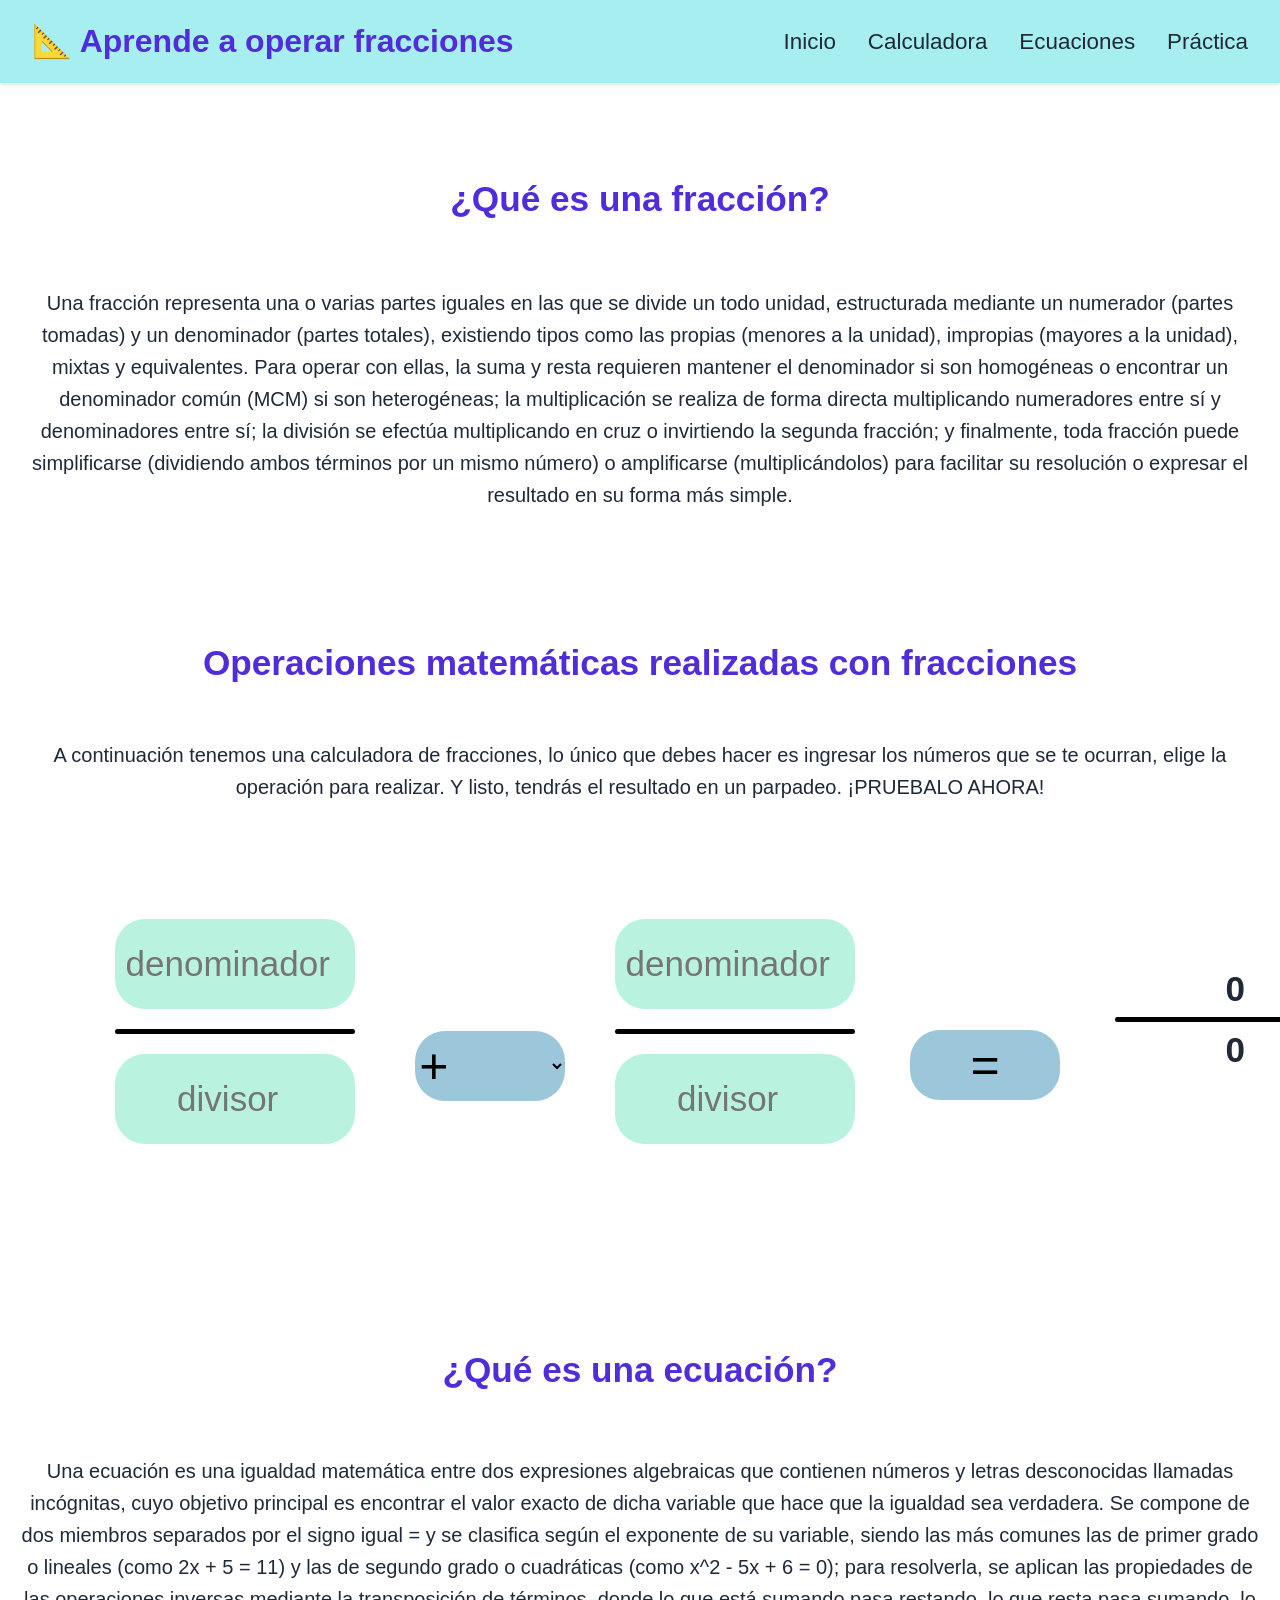
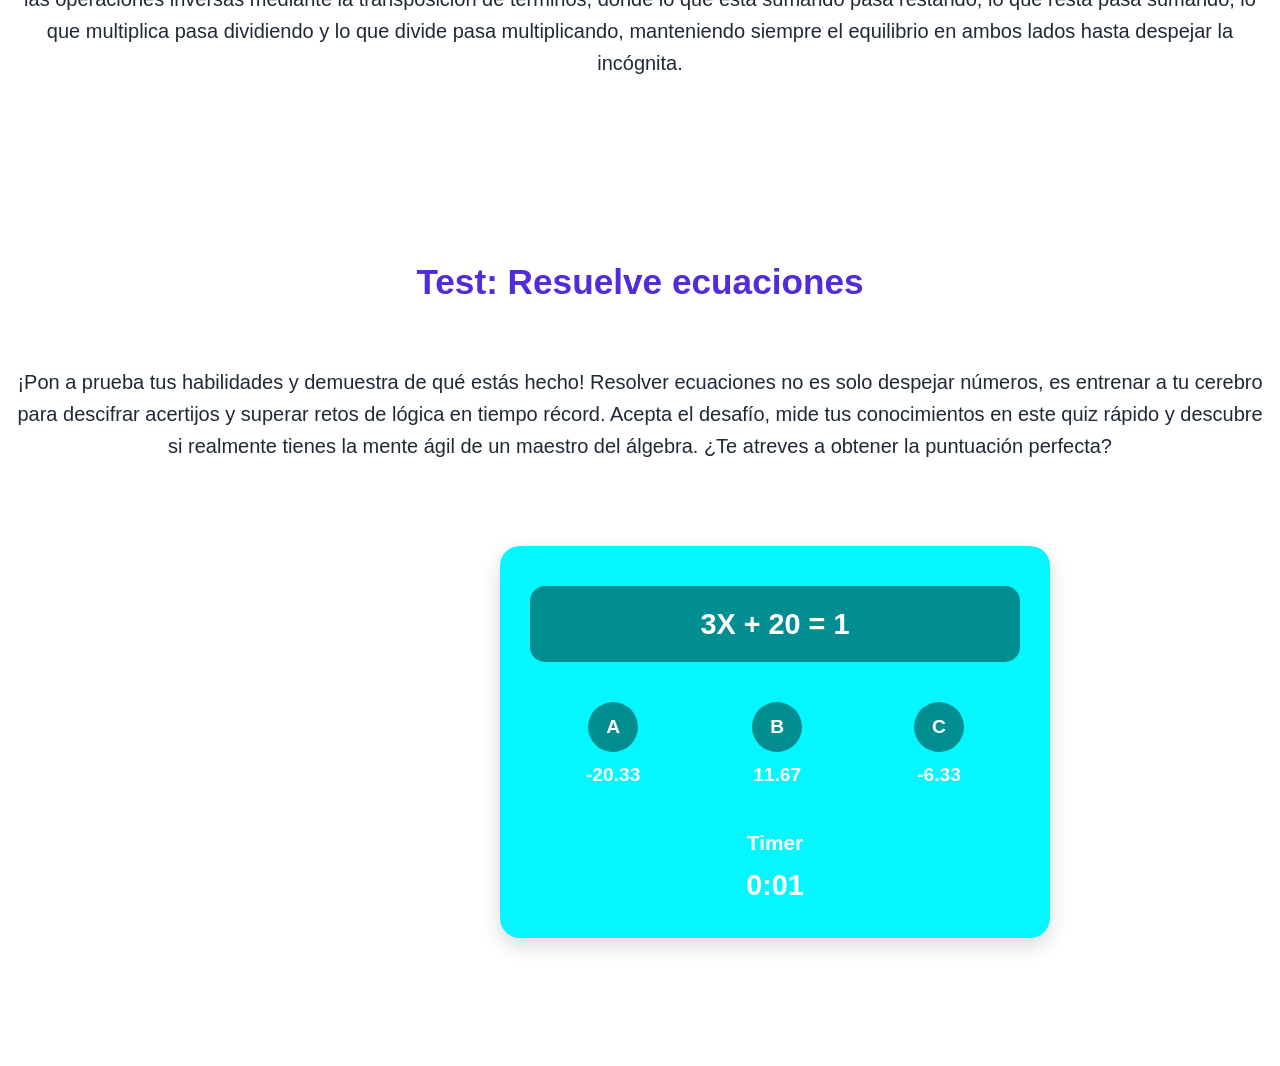
<file: index.html>
<!DOCTYPE html>
<html lang="es">
<head>
  <meta charset="UTF-8">
  <meta name="viewport" content="width=device-width, initial-scale=1.0">
  <title>Mundo Fracciones</title>
  <link rel="stylesheet" href="styles.css">
  <script src="functionsG.js"></script>
</head>
<body>

  <nav class="navbar">
    <div class="logo">📐 Aprende a operar fracciones</div>
    <ul class="nav-links">
      <li><a href="#linked">Inicio</a></li>
      <li><a href="#linked2">Calculadora</a></li>
      <li><a href="#linked3">Ecuaciones</a></li>
      <li><a href="#linked4">Práctica</a></li>
    </ul>
  </nav>
  <div id="linked"></div>
  <header id="inicio" class="hero">
    <h1>¿Qué es una fracción?</h1><br><br>
    <p>Una fracción representa una o varias partes iguales en las que se divide un todo unidad, 
      estructurada mediante un numerador (partes tomadas) y un denominador (partes totales), 
      existiendo tipos como las propias (menores a la unidad), impropias (mayores a la unidad),
      mixtas y equivalentes. Para operar con ellas, la suma y resta requieren 
      mantener el denominador si son homogéneas o encontrar un denominador común 
      (MCM) si son heterogéneas; la multiplicación se realiza de forma directa multiplicando 
      numeradores entre sí y denominadores entre sí; la división se efectúa multiplicando 
      en cruz o invirtiendo la segunda fracción; y finalmente, toda fracción puede 
      simplificarse (dividiendo ambos términos por un mismo número) o amplificarse 
      (multiplicándolos) para facilitar su resolución o expresar el resultado en su forma más simple.</p>
  </header>


  <div id="linked2"></div>
  <main class="container">
    <nav id="content">
      <h1 id="title">Operaciones matemáticas realizadas con fracciones</h1> 
      <p>A continuación tenemos una calculadora de fracciones,
        lo único que debes hacer es ingresar los números que se te ocurran,
        elige la operación para realizar. Y listo, tendrás el resultado en
        un parpadeo. ¡PRUEBALO AHORA!
      </p>

      <div class="fraction-builder">
        <div id="container">
    <div id="op-1">
        <input type="number" id="deno1" placeholder="denominador">
        <nav id="bar1"></nav>
        <input type="number" id="divi1" placeholder="divisor">
    </div>

    <nav id="operation">
        <select id="operators"><center>
            <option value="sum">+</option>
            <option value="res">-</option>
            <option value="mul">*</option>
            <option value="div">/</option>
            </center>
        </select>
    </nav>

    <div id="op-2">
        <input type="number" id="deno2" placeholder="denominador">
        <nav id="bar2"></nav>
        <input type="number" id="divi2" placeholder="divisor">
    </div>

    <nav id="calculator"><center>
        <button onclick="calculate()" id="equal">=</button>
        </center>
    </nav>

    <aside id="result">
        <h1 id="res">0</h1>
        <nav id="bar3"></nav>
        <h1 id="res2">0</h1>
    </aside>
    </div>
      </div>
    </nav>
    <br><br>
    <div id="linked3"></div>
    <section id="ejercicios">
    <h1 id="ecuacion">¿Qué es una ecuación?</h1>
    <p>Una ecuación es una igualdad matemática entre dos expresiones 
      algebraicas que contienen números y letras desconocidas llamadas incógnitas, 
      cuyo objetivo principal es encontrar el valor exacto de dicha variable que hace 
      que la igualdad sea verdadera. Se compone de dos miembros separados por el signo igual 
      = y se clasifica según el exponente de su variable, 
      siendo las más comunes las de primer grado o lineales (como 2x + 5 = 11) y 
      las de segundo grado o cuadráticas (como x^2 - 5x + 6 = 0); para resolverla,
       se aplican las propiedades de las operaciones inversas mediante la transposición 
       de términos, donde lo que está sumando pasa restando, lo que resta pasa sumando, 
       lo que multiplica pasa dividiendo y lo que divide pasa multiplicando, 
       manteniendo siempre el equilibrio en ambos lados hasta despejar la incógnita.</p>

    <br><br>
    <div id="linked4"></div>
    <h1 id="quiz-op">Test: Resuelve ecuaciones</h1>
    <p>¡Pon a prueba tus habilidades y demuestra de qué estás hecho! 
      Resolver ecuaciones no es solo despejar números, es entrenar a tu cerebro para descifrar 
      acertijos y superar retos de lógica en tiempo récord. Acepta el desafío, 
      mide tus conocimientos en este quiz rápido y descubre si realmente tienes la mente 
      ágil de un maestro del álgebra. ¿Te atreves a obtener la puntuación perfecta?</p>

    <div class="card">
            <div class="equation-box">
                <h1 id="ecuation">29 + 63X = 8 + 41X</h1>
            </div>

            <div class="options-container">
                <div class="option">
                    <div class="circle" onclick="ValidarRespuesta(0)">A</div>
                    <span class="number"></span>
                </div>
                <div class="option">
                    <div class="circle" onclick="ValidarRespuesta(1)">B</div>
                    <span class="number"></span>
                </div>
                <div class="option">
                    <div class="circle" onclick="ValidarRespuesta(2)">C</div>
                    <span class="number"></span>
                </div>
            </div>

            <div class="timer-container">
                <div class="timer-title">Timer</div>
                <div class="timer-clock"><h1 id="timer">0:00</h1></div>
            </div>
        </div>
    </section>

  </main>
  <br><br><br><br><br>
</body>
</html>
</file>
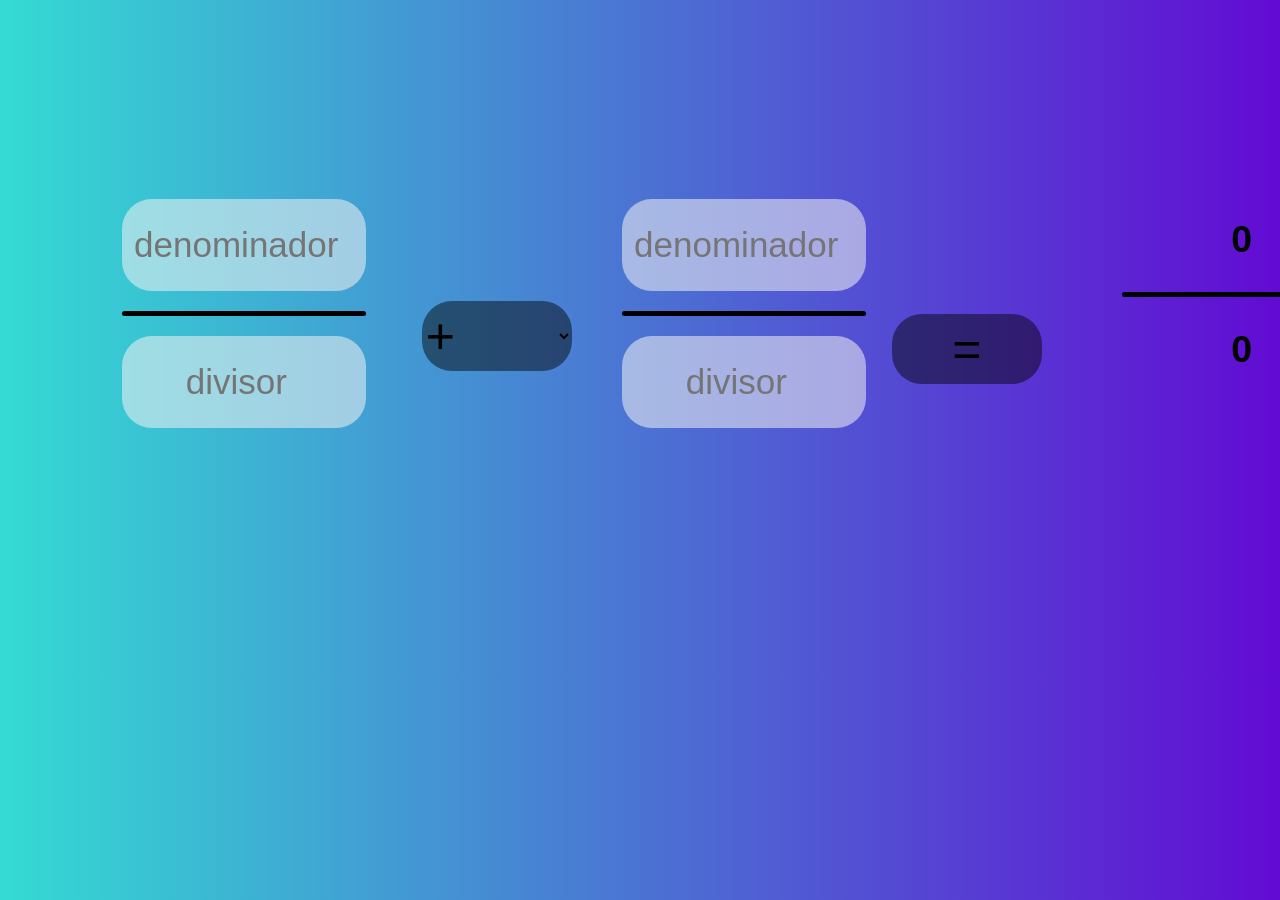
<file: calculadora fracciones/index.html>
<!DOCTYPE html>
<html lang="en">
<head>
    <meta charset="UTF-8">
    <meta name="viewport" content="width=device-width, initial-scale=1.0">
    <title>Operaciones jeje</title>
    <script src="functions.js"></script>
    <link rel="stylesheet" href="style.css">
</head>
<body>


<div id="container">
    <div id="op-1">
        <input type="number" id="deno1" placeholder="denominador">
        <nav id="bar1"></nav>
        <input type="number" id="divi1" placeholder="divisor">
    </div>

    <nav id="operation">
        <select id="operators"><center>
            <option value="sum">+</option>
            <option value="res">-</option>
            <option value="mul">*</option>
            <option value="div">/</option>
            </center>
        </select>
    </nav>

    <div id="op-2">
        <input type="number" id="deno2" placeholder="denominador">
        <nav id="bar2"></nav>
        <input type="number" id="divi2" placeholder="divisor">
    </div>

    <nav id="calculator"><center>
        <button onclick="calculate()" id="equal">=</button>
        </center>
    </nav>

    <aside id="result">
        <h1 id="res">0</h1>
        <nav id="bar3"></nav>
        <h1 id="res2">0</h1>
    </aside>
    </div>


</body>
</html>
</file>
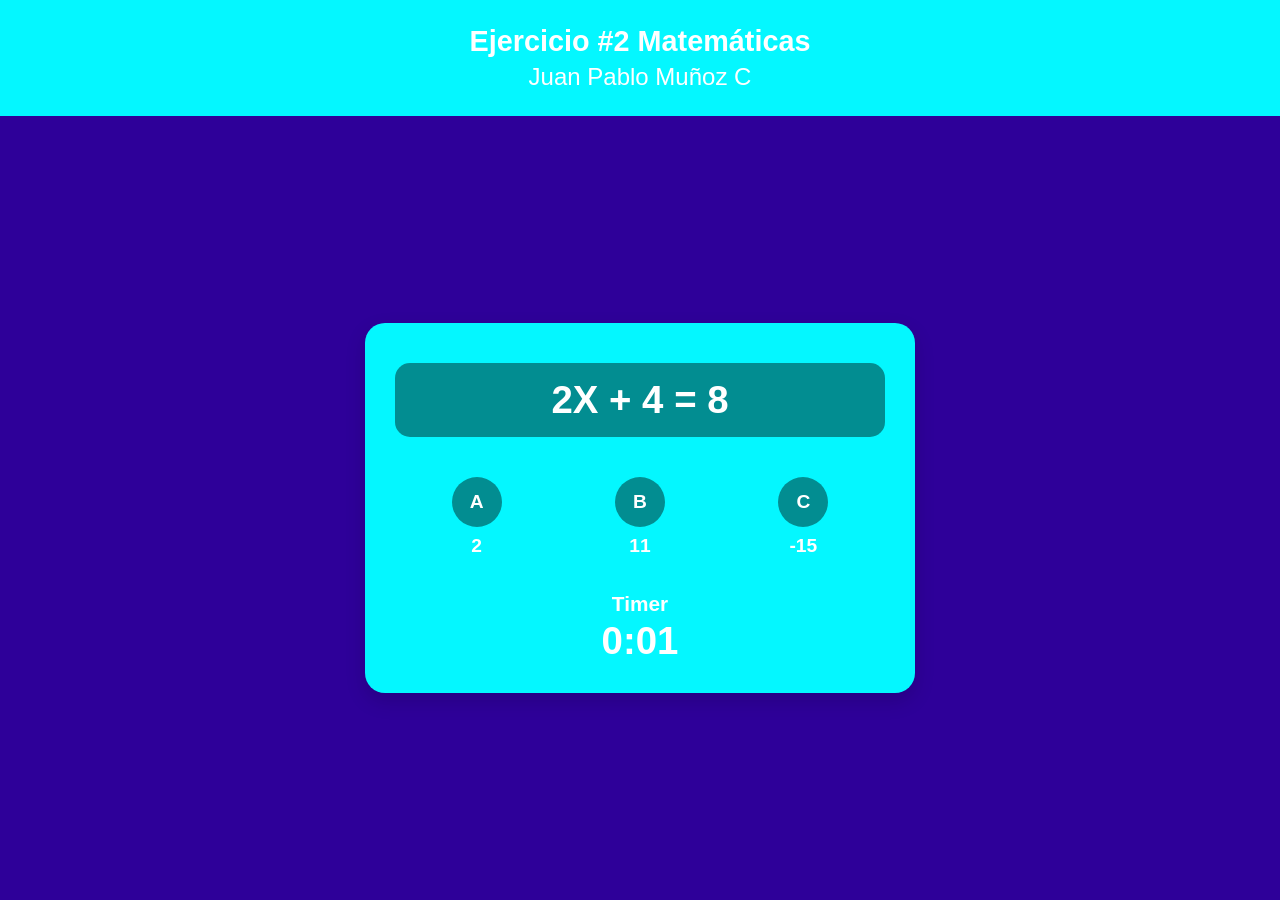
<file: ecuaciones ejercicio/index.html>
<!DOCTYPE html>
<html lang="en">
<head>
    <meta charset="UTF-8">
    <meta name="viewport" content="width=device-width, initial-scale=1.0">
    <link rel="stylesheet" href="style.css">
    <script src="functions2.js"></script>
    <title>Quiz jejeje</title>
</head>
<body>

    <header>
        <h1>Ejercicio #2 Matemáticas</h1>
        <h2>Juan Pablo Muñoz C</h2>
    </header>

    <main>
        <div class="card">
            <div class="equation-box">
                <h1 id="ecuation">29 + 63X = 8 + 41X</h1>
            </div>

            <div class="options-container">
                <div class="option">
                    <div class="circle" onclick="ValidarRespuesta(0)">A</div>
                    <span class="number"></span>
                </div>
                <div class="option">
                    <div class="circle" onclick="ValidarRespuesta(1)">B</div>
                    <span class="number"></span>
                </div>
                <div class="option">
                    <div class="circle" onclick="ValidarRespuesta(2)">C</div>
                    <span class="number"></span>
                </div>
            </div>

            <div class="timer-container">
                <div class="timer-title">Timer</div>
                <div class="timer-clock"><h1 id="timer">0:00</h1></div>
            </div>
        </div>
    </main>

</body>
</html>
</file>
<file: styles.css>
:root {
  --primary-color: #512cda;
  --primary-hover: #4338ca;
  --card-bg: #ffffff;
  --text-color: #1f2937;
  --border-color: #d1d5db;
}

#inicio p{
  font-size: 20px;
}

#linked{
    width:40px;
    height:40px;
}

#linked2{
    width:40px;
    height:100px;
}
#linked3{
    width:40px;
    height:100px;
}
#linked4{
    width:40px;
    height:100px;
}
* {
  box-sizing: border-box;
  margin: 0;
  padding: 0;
  font-family: 'Segoe UI', Tahoma, Geneva, Verdana, sans-serif;
}
#title{
  text-align:center;
  color:#512cda;
  font-size: 2.2rem;
}

#content p{
  text-align: center;
  padding: 3rem 1rem 1.5rem;
  font-size: 20px;
}
html {
  scroll-behavior: smooth;
}

body {
  background:linear-gradient();
  color: var(--text-color);
  line-height: 1.6;
}

/* Navegación */
.navbar {
  display: flex;
  justify-content: space-between;
  align-items: center;
  background-color: var(--card-bg);
  padding: 1rem 2rem;
  box-shadow: 0 2px 4px rgba(0, 0, 0, 0.1);
  position: sticky;
  top: 0;
  z-index: 100;
  background-color: #a7eef1;
}

.logo {
  font-size: 2rem;
  font-weight: bold;
  color: var(--primary-color);
}

.nav-links {
  display: flex;
  list-style: none;
  gap: 2rem;

}

.nav-links a {
  text-decoration: none;
  color: var(--text-color);
  font-weight: 500;
  transition: color 0.2s;
  font-size: 1.4rem;
}

.nav-links a:hover {
  color: var(--primary-color);
  text-decoration: underline;
}

/* Hero Section */
.hero {
  text-align: center;
  padding: 3rem 1rem 1.5rem;
}

.hero h1 {
  font-size: 2.2rem;
  color: var(--primary-color);
  margin-bottom: 0.5rem;
}

        .card {
            background-color: #04f7ff;
            border-radius: 20px;
            padding: 40px 30px 30px;
            width: 100%;
            max-width: 550px;
            box-shadow: 0 8px 20px rgba(0, 0, 0, 0.15);
            display: flex;
            flex-direction: column;
            align-items: center;
            margin-top:60px;
            margin-left:500px;
        }

        /* Caja de la ecuación */
        .equation-box {
            background-color: #0000006e;
            width: 100%;
            padding: 15px;
            border-radius: 15px;
            text-align: center;
            color: #ffffff;
            font-size: 1.2rem;
            font-weight: bold;
            margin-bottom: 40px;
        }

        /* Opciones de respuesta */
        .options-container {
            display: flex;
            justify-content: space-around;
            width: 100%;
            margin-bottom: 35px;
        }

        .option {
            display: flex;
            flex-direction: column;
            align-items: center;
            gap: 8px;
        }

        .circle {
            background-color: #0000006e;
            color: #ffffff;
            width: 50px;
            height: 50px;
            border-radius: 50%;
            display: flex;
            justify-content: center;
            align-items: center;
            font-size: 1.2rem;
            font-weight: bold;
            cursor: pointer;
            transition: transform 0.2s, background-color 0.2s;
        }

        .circle:hover {
            transform: scale(1.08);
            background-color: #3700ff;
        }

        .number {
            color: #ffffff;
            font-size: 1.2rem;
            font-weight: bold;
        }

        /* Temporizador */
        .timer-container {
            text-align: center;
            color: #ffffff;
            font-weight: bold;
        }

        .timer-title {
            font-size: 1.3rem;
            margin-bottom: 3px;
        }

        .timer-clock {
            font-size: 1.2rem;
        }

#container{
    display:grid;
    grid-template-rows: auto;
    height:600px;
    width:1200px;
    margin-top: 5%;
    margin-left: 9%;
}
#op-1{
    display:grid;
    grid-template-columns: 2fr;
    width:240px;
    gap:20px;
    position:absolute;
    margin-top:10%;
}
#op-2{
    position:absolute;
    margin-top:10%;
    margin-left:500px;
    width:240px;
    display:grid;
    grid-template-columns: 2fr;
    gap:20px;
}
input{
    width:240px;
    height:90px;
    border-radius: 30px;
    border:none;
    background-color: #80e9c68c;
    font-size: 35px;
    text-align: center;
}

#bar1{
    height:5px;
    background-color: black;
    width:100%;
    border-radius: 30px;
}

#bar2{
    height:5px;
    background-color: black;
    width:100%;
    border-radius: 30px;
}

#bar3{
    height:5px;
    background-color: black;
    width:100%;
    border-radius: 30px;
}



#operation{
    margin-top: 20%;
    margin-left: 300px;
}
#operators{
    width: 150px;
    height: 70px;
    font-size: 50px;
    border-radius: 30px;
    border:none;
    cursor: pointer;
    background-color: #2c88b077;
}

#calculator{
    margin-top: -18%;
    margin-left: 540px;

}
#equal{
    width: 150px;
    height: 70px;
    font-size: 50px;
    border-radius: 30px;
    border:none;
    cursor: pointer;
    background-color: #2c88b077;
}
#result{
    width:240px;
    position:absolute;
    margin-top: 170px;
    margin-left: 1000px;
    text-align: center;
    font-size: 30px;
}

.fraction-builder{
  margin-top:-100px;
  height:400px;
}

#ecuacion{
  font-size: 2.2rem;
  color: var(--primary-color);
  margin-bottom: 0.5rem;
  text-align:center;
  color:#512cda;
  font-size: 2.2rem;
}
#ejercicios p{
  text-align: center;
  padding: 3rem 1rem 1.5rem;
  font-size: 20px;
}

#quiz-op{
  font-size: 2.2rem;
  color: var(--primary-color);
  margin-bottom: 0.5rem;
  text-align:center;
  color:#512cda;
  font-size: 2.2rem;
}
</file>
<file: calculadora fracciones/style.css>
body{
    background: linear-gradient(to right, #34dbd3, #620bd3);
    font-family:'Lucida Sans', 'Lucida Sans Regular', 'Lucida Grande', 'Lucida Sans Unicode', Geneva, Verdana, sans-serif;
    display:flex;
    flex-wrap: wrap;
}
#container{
    display:grid;
    grid-template-rows: auto;
    height:600px;
    width:1200px;
    margin-top: 5%;
    margin-left: 9%;
}
#op-1{
    display:grid;
    grid-template-columns: 2fr;
    width:240px;
    gap:20px;
    position:absolute;
    margin-top:10%;
}
#op-2{
    position:absolute;
    margin-top:10%;
    margin-left:500px;
    width:240px;
    display:grid;
    grid-template-columns: 2fr;
    gap:20px;
}
input{
    width:240px;
    height:90px;
    border-radius: 30px;
    border:none;
    background-color: #f2f2f28c;
    font-size: 35px;
    text-align: center;
}

#bar1{
    height:5px;
    background-color: black;
    width:100%;
    border-radius: 30px;
}

#bar2{
    height:5px;
    background-color: black;
    width:100%;
    border-radius: 30px;
}

#bar3{
    height:5px;
    background-color: black;
    width:100%;
    border-radius: 30px;
}



#operation{
    margin-top: 20%;
    margin-left: 300px;
}
#operators{
    width: 150px;
    height: 70px;
    font-size: 50px;
    border-radius: 30px;
    border:none;
    cursor: pointer;
    background-color: #00000077;
}

#calculator{
    margin-top: -18%;
    margin-left: 540px;

}
#equal{
    width: 150px;
    height: 70px;
    font-size: 50px;
    border-radius: 30px;
    border:none;
    cursor: pointer;
    background-color: #00000077;
}
#result{
    width:240px;
    position:absolute;
    margin-top: 9%;
    margin-left: 1000px;
    text-align: center;
    font-size: 25px;
}
</file>
<file: ecuaciones ejercicio/style.css>
* {
            box-sizing: border-box;
            margin: 0;
            padding: 0;
            font-family: Arial, sans-serif;
        }

        body {
            background-color: #2e0099;
            display: flex;
            flex-direction: column;
            align-items: center;
            min-height: 100vh;
        }

        /* Banner superior */
        header {
            background-color: #04f7ff;
            width: 100%;
            padding: 25px 10px;
            text-align: center;
            color: #ffffff;
            font-weight: bold;
        }

        header h1 {
            font-size: 1.8rem; 
            margin-bottom: 5px;
        }

        header h2 {
            font-size: 1.5rem;
            font-weight: normal;
        }

        /* Contenedor principal */
        main {
            display: flex;
            justify-content: center;
            align-items: center;
            flex-grow: 1;
            width: 100%;
            padding: 20px;
        }

        /* Tarjeta amarilla central */
        .card {
            background-color: #04f7ff;
            border-radius: 20px;
            padding: 40px 30px 30px;
            width: 100%;
            max-width: 550px;
            box-shadow: 0 8px 20px rgba(0, 0, 0, 0.15);
            display: flex;
            flex-direction: column;
            align-items: center;
        }

        /* Caja de la ecuación */
        .equation-box {
            background-color: #0000006e;
            width: 100%;
            padding: 15px;
            border-radius: 15px;
            text-align: center;
            color: #ffffff;
            font-size: 1.2rem;
            font-weight: bold;
            margin-bottom: 40px;
        }

        /* Opciones de respuesta */
        .options-container {
            display: flex;
            justify-content: space-around;
            width: 100%;
            margin-bottom: 35px;
        }

        .option {
            display: flex;
            flex-direction: column;
            align-items: center;
            gap: 8px;
        }

        .circle {
            background-color: #0000006e;
            color: #ffffff;
            width: 50px;
            height: 50px;
            border-radius: 50%;
            display: flex;
            justify-content: center;
            align-items: center;
            font-size: 1.2rem;
            font-weight: bold;
            cursor: pointer;
            transition: transform 0.2s, background-color 0.2s;
        }

        .circle:hover {
            transform: scale(1.08);
            background-color: #3700ff;
        }

        .number {
            color: #ffffff;
            font-size: 1.2rem;
            font-weight: bold;
        }

        /* Temporizador */
        .timer-container {
            text-align: center;
            color: #ffffff;
            font-weight: bold;
        }

        .timer-title {
            font-size: 1.3rem;
            margin-bottom: 3px;
        }

        .timer-clock {
            font-size: 1.2rem;
        }
</file>
